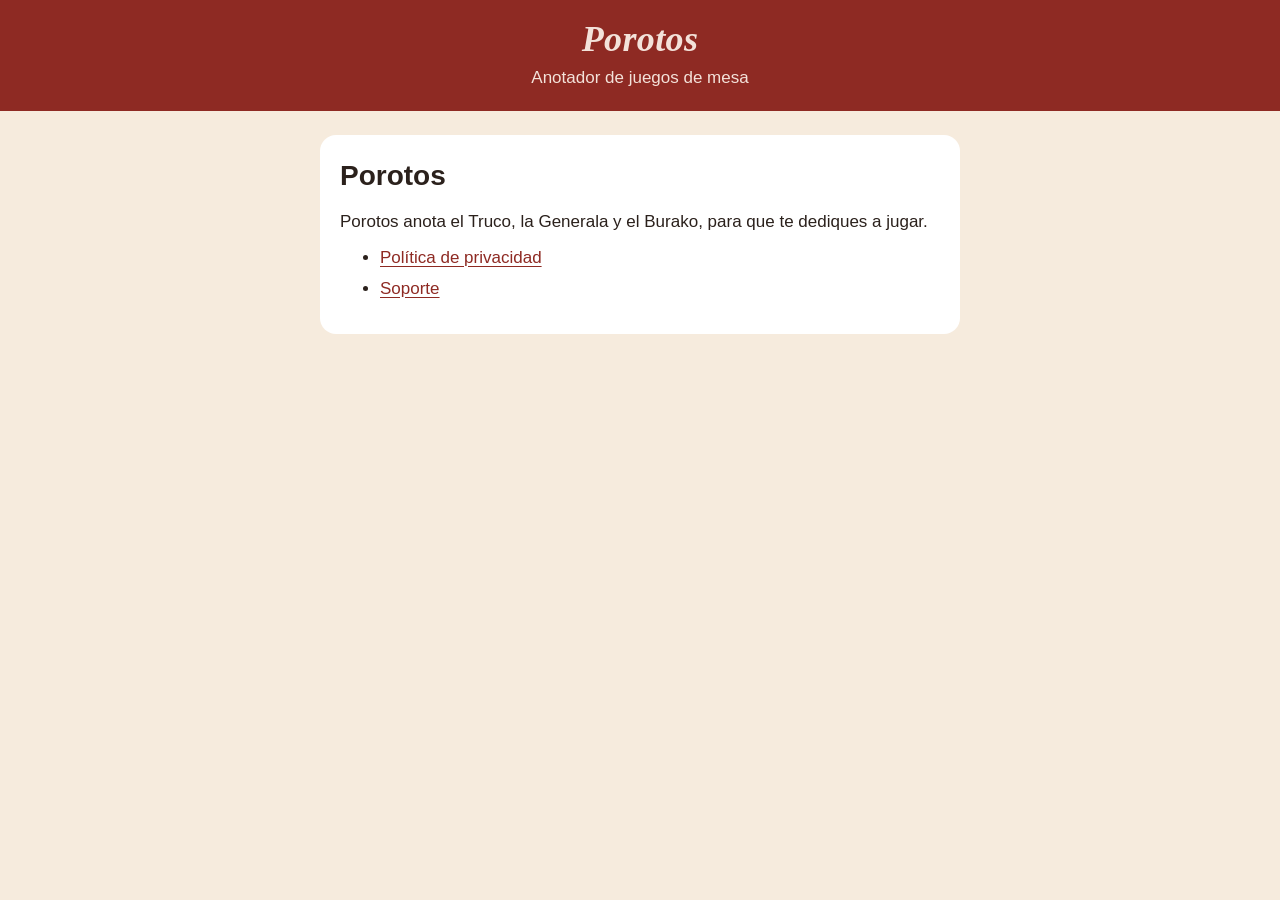
<file: site/index.html>
<!doctype html>
<html lang="es-AR">
<head>
  <meta charset="utf-8">
  <meta name="viewport" content="width=device-width, initial-scale=1">
  <meta name="color-scheme" content="light dark">
  <title>Porotos</title>
  <meta name="description" content="Porotos, el anotador de juegos de mesa: Truco, Generala y Burako.">
  <link rel="stylesheet" href="style.css">
</head>
<body>
  <header>
    <p class="wordmark">Porotos</p>
    <p>Anotador de juegos de mesa</p>
  </header>
  <main>
    <h1>Porotos</h1>
    <p>Porotos anota el Truco, la Generala y el Burako, para que te dediques a jugar.</p>
    <ul>
      <li><a href="privacidad/">Política de privacidad</a></li>
      <li><a href="soporte/">Soporte</a></li>
    </ul>
  </main>
</body>
</html>
</file>
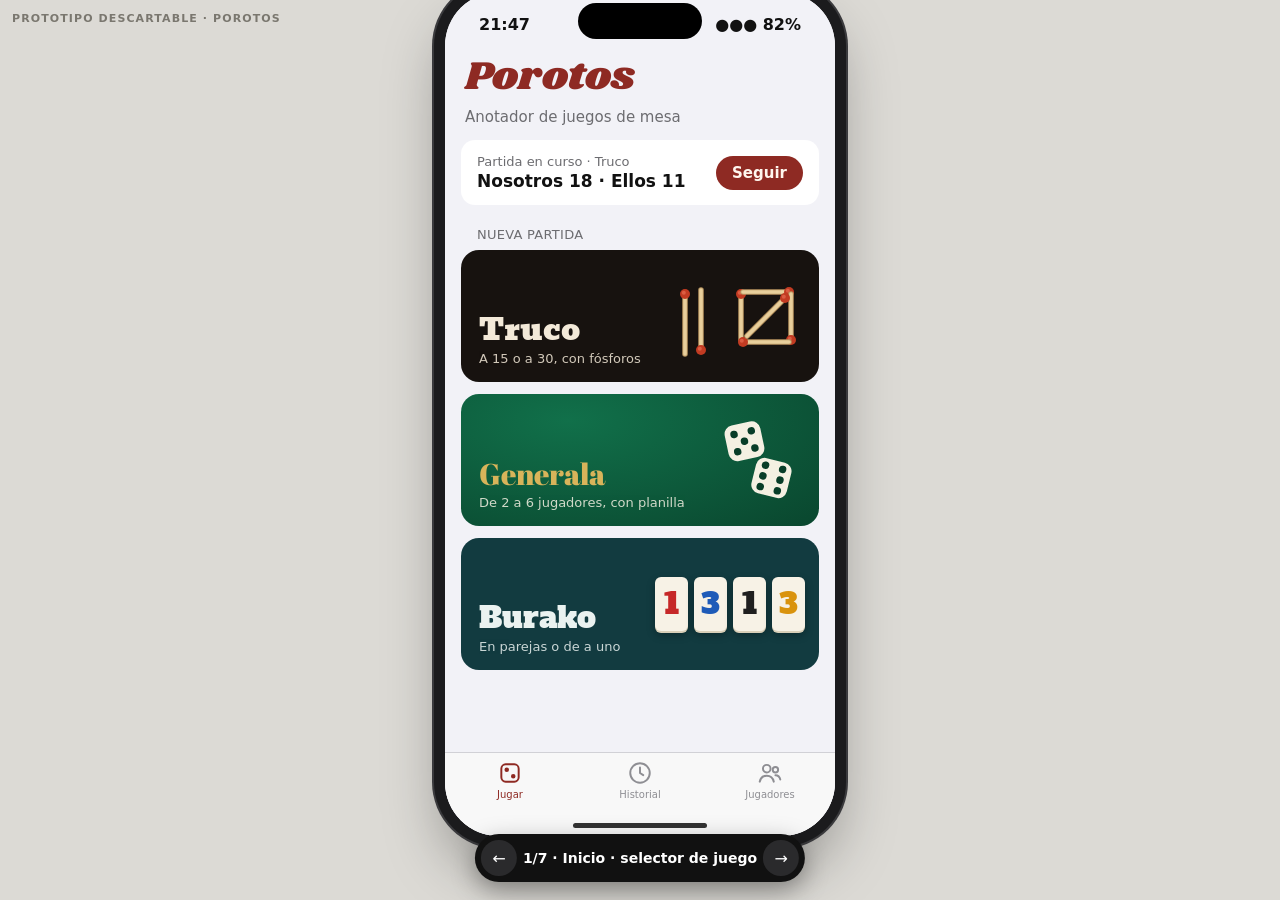
<file: prototypes/identidad-visual/index.html>
<!doctype html>
<!--
  PROTOTIPO DESCARTABLE: ticket "Identidad visual con impeccable" (scores-app #3).
  Pregunta: ¿cómo se ve Porotos? Shell común + un mundo visual propio por Juego.
  Pantallas switcheables con ?screen= (inicio, truco, generala, burako-a, burako-b, burako-c, icono)
  usando la barra flotante o las flechas ← →. Estado en memoria, sin persistencia.
  Es HTML que representa una app SwiftUI: los controles imitan los nativos de iOS.
-->
<html lang="es"><head><meta charset="utf-8"><meta name="viewport" content="width=device-width,initial-scale=1">
<title>Porotos · prototipo de identidad</title>
<link rel="preconnect" href="https://fonts.googleapis.com">
<link href="https://fonts.googleapis.com/css2?family=Shrikhand&family=Bevan&family=Abril+Fatface&family=Alfa+Slab+One&display=swap" rel="stylesheet">
<style>
:root{
  /* Shell / marca */
  --brand:#8E2A23;      /* poroto colorado */
  --brand-ink:#FFF6EE;
  --bg:#F2F2F7; --card:#FFFFFF; --label:#111; --sec:#6C6C70; --sep:#D1D1D6;
  /* Truco: fósforos de noche */
  --tr-ground:#17120F; --tr-ground2:#221A15; --tr-wood:#E8CF9C; --tr-wood-dk:#B99560; --tr-head:#C23B22; --tr-head-dk:#7A1E12; --tr-ink:#F3E9D8; --tr-dim:#A8998A; --tr-accent:#F2B33D;
  /* Generala: paño de casino */
  --ge-felt:#0D5A3B; --ge-felt-dk:#083D28; --ge-brass:#D8B45A; --ge-ink:#F4F0E2; --ge-dim:#A9C7B5; --ge-red:#E05A4F;
  /* Burako: fichas sobre mesa */
  --bu-ground:#123B40; --bu-ground2:#0C2C30; --bu-tile:#F7F2E6; --bu-tile-edge:#D9CFB8; --bu-red:#C62828; --bu-blue:#1E5BB8; --bu-black:#1F1F1F; --bu-yellow:#D9930D; --bu-ink:#EAF2F0; --bu-dim:#9DB9B6;
}
*{box-sizing:border-box;margin:0;padding:0}
html,body{height:100%}
body{background:#DCDAD5;font-family:-apple-system,"SF Pro Text",system-ui,sans-serif;display:flex;align-items:center;justify-content:center;min-height:100vh;padding:24px 0 96px}
.phone{width:390px;height:844px;border-radius:54px;overflow:hidden;position:relative;box-shadow:0 0 0 11px #1b1b1d,0 0 0 13px #3a3a3d,0 30px 60px rgba(0,0,0,.35);background:var(--bg)}
.screen{position:absolute;inset:0;display:flex;flex-direction:column}
.status{height:50px;flex:none;display:flex;justify-content:space-between;align-items:flex-end;padding:0 34px 8px;font-weight:600;font-size:16px}
.island{position:absolute;top:11px;left:50%;width:124px;height:36px;margin-left:-62px;background:#000;border-radius:20px;z-index:5}
.nav{height:44px;flex:none;display:grid;grid-template-columns:1fr auto 1fr;align-items:center;padding:0 16px;font-size:17px}
.nav button{background:none;border:0;font:inherit;color:inherit;cursor:pointer;justify-self:start;padding:10px 0}
.nav button:last-child{justify-self:end}
.nav b{font-weight:600}
.home-ind{position:absolute;bottom:8px;left:50%;width:134px;height:5px;margin-left:-67px;border-radius:3px;background:currentColor;opacity:.85}
button{font-family:inherit}
.tnum{font-variant-numeric:tabular-nums}

/* ---------- Inicio ---------- */
.inicio{background:var(--bg);color:var(--label)}
.wordmark{font-family:Shrikhand,serif;font-size:40px;color:var(--brand);padding:6px 20px 2px;letter-spacing:.005em}
.sub{font-size:15px;color:var(--sec);padding:0 20px 14px}
.resume{margin:0 16px 22px;background:var(--card);border-radius:14px;padding:14px 16px;display:flex;align-items:center;gap:12px;cursor:pointer}
.resume .t{flex:1}.resume .t small{display:block;color:var(--sec);font-size:13px;margin-bottom:2px}
.resume .t b{font-size:17px;font-weight:600}
.pill{background:var(--brand);color:var(--brand-ink);border-radius:20px;padding:8px 16px;font-size:15px;font-weight:600;border:0;cursor:pointer}
.sect{font-size:13px;color:var(--sec);text-transform:uppercase;letter-spacing:.02em;padding:0 32px 8px}
.games{display:flex;flex-direction:column;gap:12px;padding:0 16px}
.game{height:132px;border-radius:18px;position:relative;overflow:hidden;cursor:pointer;display:flex;align-items:flex-end;padding:16px 18px;border:0;text-align:left}
.game h3{font-size:30px;line-height:1;font-weight:400}
.game p{font-size:13px;margin-top:6px;opacity:.85}
.game .art{position:absolute;right:14px;top:14px;bottom:14px;width:150px}
.g-truco{background:var(--tr-ground);color:var(--tr-ink)}.g-truco h3{font-family:Bevan,serif}
.g-generala{background:radial-gradient(120% 140% at 30% 20%,#11704A,var(--ge-felt-dk));color:var(--ge-ink)}.g-generala h3{font-family:"Abril Fatface",serif;color:var(--ge-brass)}
.g-burako{background:var(--bu-ground);color:var(--bu-ink)}.g-burako h3{font-family:"Alfa Slab One",serif}
.tabbar{position:absolute;left:0;right:0;bottom:0;height:84px;background:rgba(249,249,249,.94);border-top:.5px solid var(--sep);display:flex;justify-content:space-around;padding-top:7px}
.tab{display:flex;flex-direction:column;align-items:center;gap:3px;font-size:10px;color:#8E8E93;width:90px}
.tab.on{color:var(--brand)}
.tab svg{width:26px;height:26px}

/* ---------- Truco ---------- */
.truco{background:radial-gradient(130% 80% at 50% 30%,var(--tr-ground2),var(--tr-ground));color:var(--tr-ink)}
.truco .nav button{color:var(--tr-accent)}
.tr-board{flex:1;display:grid;grid-template-columns:1fr 1fr;position:relative;margin-top:6px}
.tr-board:before{content:"";position:absolute;top:8px;bottom:12px;left:50%;width:1px;background:rgba(243,233,216,.18)}
.tr-col{display:flex;flex-direction:column;align-items:center;cursor:pointer;padding-top:6px;-webkit-tap-highlight-color:transparent}
.tr-col h2{font-family:Bevan,serif;font-weight:400;font-size:24px;line-height:1.1}
.tr-score{font-family:Bevan,serif;line-height:1;margin:4px 0 6px;height:76px;display:flex;align-items:flex-end;transition:font-size .25s cubic-bezier(.2,.8,.2,1),color .25s}
.tr-col.lead .tr-score{font-size:72px;color:var(--tr-accent)}
.tr-col:not(.lead) .tr-score{font-size:52px;color:var(--tr-dim)}
.tr-half{font-size:12px;letter-spacing:.1em;text-transform:uppercase;color:var(--tr-dim);margin:2px 0 4px}
.tr-groups{display:flex;flex-direction:column;align-items:center;gap:2px;height:210px}
.tr-groups svg{width:66px;height:66px;overflow:visible}
.tr-split{width:78%;height:0;border-top:2px dashed rgba(243,233,216,.35);margin:2px 0 6px}
.tr-actions{flex:none;display:grid;grid-template-columns:1fr 1fr;gap:14px;padding:6px 16px 0}
.tr-btn{height:58px;border-radius:16px;border:0;display:flex;align-items:center;justify-content:center;gap:14px;cursor:pointer}
.tr-plus{background:var(--tr-ink);color:var(--tr-ground);font-family:Bevan,serif;font-size:24px;flex:1;height:58px;border-radius:16px;border:0;cursor:pointer}
.tr-minus{width:58px;height:58px;border-radius:16px;border:1.5px solid rgba(243,233,216,.3);background:none;color:var(--tr-ink);font-size:24px;cursor:pointer}
.tr-row{display:flex;gap:8px}
.tr-end{flex:none;height:96px;display:flex;align-items:flex-start;justify-content:center;padding-top:22px}
.tr-end button{background:none;border:0;color:#E8826F;font-size:15px;cursor:pointer}
.win{position:absolute;inset:0;display:none;flex-direction:column;align-items:center;justify-content:center;gap:10px;z-index:4;text-align:center}
.win.on{display:flex}
.truco .win{background:var(--tr-ink);color:var(--tr-ground)}
.win h2{font-family:Bevan,serif;font-size:44px;font-weight:400}
.win p{font-size:17px}
.win button{margin-top:18px}

/* ---------- Generala ---------- */
.generala{background:radial-gradient(140% 90% at 50% 25%,#127049,var(--ge-felt) 45%,var(--ge-felt-dk));color:var(--ge-ink)}
.generala .nav button{color:var(--ge-brass)}
.generala .nav b{font-family:"Abril Fatface",serif;font-weight:400;font-size:22px;color:var(--ge-brass)}
.ge-wrap{margin:8px 12px 0;border:1.5px solid rgba(216,180,90,.7);border-radius:14px;overflow:hidden;box-shadow:inset 0 0 0 4px rgba(8,61,40,.6),inset 0 0 0 5px rgba(216,180,90,.35)}
.ge{width:100%;border-collapse:collapse;table-layout:fixed}
.ge th,.ge td{height:46px;text-align:center;border-bottom:1px solid rgba(216,180,90,.18)}
.ge thead th{height:52px;font-weight:600;font-size:15px;color:var(--ge-ink);border-bottom:1.5px solid rgba(216,180,90,.6)}
.ge th.cat{width:110px;text-align:left;padding-left:12px;font-weight:500;font-size:15px;color:var(--ge-ink)}
.ge th.cat span{display:inline-flex;align-items:center;gap:8px}
.ge td{font-size:19px;font-weight:600;cursor:pointer;font-family:ui-rounded,"SF Pro Rounded",-apple-system,system-ui;font-variant-numeric:tabular-nums}
.ge td.empty{color:transparent}
.ge td.empty:after{content:"";display:inline-block;width:6px;height:6px;border-radius:50%;background:rgba(244,240,226,.18)}
.ge .turn{background:rgba(216,180,90,.13)}
.ge thead th.turn{color:var(--ge-brass)}
.ge thead th.turn small{display:block;font-size:10px;letter-spacing:.12em;text-transform:uppercase;color:var(--ge-brass);font-weight:700}
.ge td.tach{color:var(--ge-dim)}
.ge td.tach s{text-decoration-thickness:2px;text-decoration-color:var(--ge-red)}
.ge td .sv{font-size:9px;vertical-align:super;color:var(--ge-brass);margin-left:1px;font-weight:800;letter-spacing:.05em}
.ge tr.sum th,.ge tr.sum td{border-bottom:0;height:56px;font-family:"Abril Fatface",serif;font-size:22px;font-weight:400;color:var(--ge-brass)}
.ge tr.sum th{font-size:17px}
.ge tr.gap th,.ge tr.gap td{border-bottom:1.5px solid rgba(216,180,90,.5)}
.die{width:18px;height:18px}
.sheet-bg{position:absolute;inset:0;background:rgba(0,0,0,.35);display:none;z-index:6}
.sheet-bg.on{display:block}
.sheet{position:absolute;left:0;right:0;bottom:0;background:#F2F2F7;color:#111;border-radius:14px 14px 0 0;padding:8px 16px 40px}
.sheet .grab{width:36px;height:5px;border-radius:3px;background:#C7C7CC;margin:0 auto 12px}
.sheet h4{font-size:17px;font-weight:600;text-align:center;margin-bottom:4px}
.sheet .hint{font-size:13px;color:var(--sec);text-align:center;margin-bottom:14px}
.opts{display:grid;grid-template-columns:repeat(3,1fr);gap:8px}
.opts button{height:52px;border-radius:12px;border:0;background:#fff;font-size:19px;font-weight:600;cursor:pointer;font-family:ui-rounded,-apple-system,system-ui}
.opts button.serv{background:var(--ge-felt);color:var(--ge-brass)}
.opts button.tach{background:#fff;color:#D70015;grid-column:span 3;font-size:17px}

/* ---------- Burako ---------- */
.burako{background:linear-gradient(var(--bu-ground),var(--bu-ground2));color:var(--bu-ink)}
.burako .nav button{color:#F2C14E}
.burako .nav b{font-family:"Alfa Slab One",serif;font-weight:400;font-size:20px}
.tiles{display:inline-flex;gap:4px}
.tile{display:inline-flex;align-items:center;justify-content:center;background:var(--bu-tile);border-radius:6px;box-shadow:0 2px 0 var(--bu-tile-edge),0 4px 8px rgba(0,0,0,.3);font-family:"Alfa Slab One",serif;line-height:1}
.tile.lg{width:40px;height:54px;font-size:30px}
.tile.md{width:28px;height:38px;font-size:20px;border-radius:5px}
.tile.sm{width:20px;height:27px;font-size:14px;border-radius:4px}
.c0{color:var(--bu-red)}.c1{color:var(--bu-blue)}.c2{color:var(--bu-black)}.c3{color:var(--bu-yellow)}
.bu-teams{display:grid;grid-template-columns:1fr 1fr;gap:10px;padding:10px 16px 0}
.bu-team{display:flex;flex-direction:column;align-items:center;gap:8px}
.bu-team h2{font-size:15px;font-weight:600;letter-spacing:.02em}
.bu-goal{font-size:13px;color:var(--bu-dim);text-align:center;margin-top:10px}
.bu-table{margin:16px 16px 0;border-radius:14px;background:rgba(0,0,0,.18);overflow:hidden}
.bu-table .r{display:grid;grid-template-columns:72px 1fr 1fr;align-items:center;height:44px;border-bottom:1px solid rgba(234,242,240,.08);font-size:17px}
.bu-table .r:last-child{border:0}
.bu-table .r span:first-child{padding-left:14px;color:var(--bu-dim);font-size:15px;text-align:left}
.bu-table .r span{text-align:center;font-variant-numeric:tabular-nums;font-weight:600}
.bu-table .r .neg{color:#FF8A80}
.bu-table .hd{height:36px;font-size:12px;text-transform:uppercase;letter-spacing:.08em}
.bu-table .hd span{color:var(--bu-dim);font-weight:500}
.bu-cta{position:absolute;left:16px;right:16px;bottom:42px;height:56px;border-radius:16px;border:0;background:#F2C14E;color:#1d1a10;font-size:17px;font-weight:700;cursor:pointer}
/* B: calculadora */
.bu-mini{display:flex;justify-content:space-between;align-items:center;margin:8px 16px 0;padding:10px 14px;background:rgba(0,0,0,.2);border-radius:14px}
.bu-mini div{display:flex;flex-direction:column;gap:4px;align-items:flex-start}
.bu-mini div:last-child{align-items:flex-end}
.bu-mini small{font-size:12px;color:var(--bu-dim)}
.seg{display:flex;margin:14px 16px 0;background:rgba(118,118,128,.24);border-radius:9px;padding:2px}
.seg button{flex:1;height:32px;border:0;border-radius:7px;background:none;color:var(--bu-ink);font-size:14px;font-weight:600;cursor:pointer}
.seg button.on{background:#F7F2E6;color:#1d1a10;box-shadow:0 2px 6px rgba(0,0,0,.2)}
.form{margin:14px 16px 0;background:rgba(0,0,0,.18);border-radius:14px}
.f{display:flex;align-items:center;justify-content:space-between;min-height:52px;padding:0 14px;border-bottom:1px solid rgba(234,242,240,.08);font-size:16px}
.f:last-child{border:0}
.f small{display:block;font-size:12px;color:var(--bu-dim)}
.step{display:flex;align-items:center;gap:10px}
.step button{width:44px;height:32px;border:0;background:rgba(118,118,128,.3);color:var(--bu-ink);font-size:20px;cursor:pointer}
.step button:first-child{border-radius:8px 0 0 8px}.step button:last-child{border-radius:0 8px 8px 0}
.step .v{min-width:22px;text-align:center;font-weight:700;font-variant-numeric:tabular-nums}
.stepw{display:flex}
.sw{width:51px;height:31px;border-radius:16px;background:rgba(120,120,128,.4);position:relative;cursor:pointer;border:0}
.sw:after{content:"";position:absolute;top:2px;left:2px;width:27px;height:27px;border-radius:50%;background:#fff;transition:left .2s}
.sw.on{background:#34C759}.sw.on:after{left:22px}
.num{width:84px;height:34px;border-radius:8px;border:0;background:rgba(118,118,128,.3);color:var(--bu-ink);text-align:right;padding:0 10px;font-size:16px;font-weight:600;font-variant-numeric:tabular-nums}
.bu-sum{display:flex;justify-content:space-between;align-items:center;margin:14px 16px 0;font-size:15px;color:var(--bu-dim)}
/* C: carrera */
.race{margin:18px 16px 0;display:flex;flex-direction:column;gap:22px}
.lane h2{font-size:15px;font-weight:600;margin-bottom:8px;display:flex;justify-content:space-between;align-items:flex-end}
.lane h2 small{font-size:13px;color:var(--bu-dim);font-weight:500}
.rack{height:88px;align-items:flex-start !important;border-radius:12px;background:linear-gradient(#0A2326,#103236);position:relative;box-shadow:inset 0 -6px 0 rgba(0,0,0,.25);padding:10px 12px;display:flex;align-items:center}
.track{position:absolute;left:12px;right:12px;bottom:8px;height:6px;border-radius:3px;background:rgba(234,242,240,.12)}
.track i{position:absolute;left:0;top:0;bottom:0;border-radius:3px}
.manos{margin:24px 16px 0}
.manos h3{font-size:13px;color:var(--bu-dim);text-transform:uppercase;letter-spacing:.06em;font-weight:500;margin-bottom:10px}
.chips{display:flex;flex-wrap:wrap;gap:8px}
.chip{background:rgba(0,0,0,.22);border-radius:10px;padding:8px 10px;font-size:13px;line-height:1.35;min-width:92px}
.chip b{display:block;font-size:12px;color:var(--bu-dim);font-weight:500}
/* ---------- Ícono ---------- */
.icono{background:var(--bg);color:var(--label)}
.icons{display:flex;flex-direction:column;gap:22px;padding:6px 24px}
.ic{display:flex;gap:18px;align-items:center}
.ic svg{width:112px;height:112px;border-radius:25px;flex:none;box-shadow:0 6px 16px rgba(0,0,0,.18)}
.ic h3{font-size:17px;font-weight:600;margin-bottom:4px}
.ic p{font-size:14px;color:var(--sec);line-height:1.35}

/* ---------- Barra del prototipo (no es parte del diseño) ---------- */
.proto-bar{position:fixed;bottom:18px;left:50%;transform:translateX(-50%);background:#111;color:#fff;border-radius:999px;display:flex;align-items:center;gap:6px;padding:6px;box-shadow:0 8px 24px rgba(0,0,0,.35);font:600 14px -apple-system,system-ui;z-index:99}
.proto-bar button{background:#2a2a2c;color:#fff;border:0;border-radius:999px;width:36px;height:36px;font-size:16px;cursor:pointer}
.proto-bar span{min-width:230px;text-align:center}
.proto-tag{position:fixed;top:12px;left:12px;font:700 11px -apple-system,system-ui;letter-spacing:.1em;color:#7a776f;text-transform:uppercase}
</style></head>
<body>
<div class="proto-tag">Prototipo descartable · Porotos</div>
<div class="phone" id="phone"></div>
<div class="proto-bar"><button id="prev" aria-label="Anterior">←</button><span id="label"></span><button id="next" aria-label="Siguiente">→</button></div>

<script>
const SCREENS=[
  ['inicio','Inicio · selector de juego'],
  ['truco','Truco · fósforos'],
  ['generala','Generala · paño de casino'],
  ['burako-a','Burako A · planilla de manos'],
  ['burako-b','Burako B · calculadora de mano'],
  ['burako-c','Burako C · carrera a 3000'],
  ['icono','Ícono de la app'],
];
const $=s=>document.querySelector(s);
const phone=$('#phone');
let cur=new URLSearchParams(location.search).get('screen')||'inicio';
if(!SCREENS.find(s=>s[0]===cur))cur='inicio';

const statusBar=(c='')=>`<div class="island"></div><div class="status" style="color:${c}"><span>21:47</span><span>●●● 82%</span></div>`;
const nav=(title,left='‹ Inicio',right='Deshacer',onR='')=>`<nav class="nav"><button data-go="inicio">${left}</button><b>${title}</b><button ${onR}>${right}</button></nav>`;

/* ---- Fósforos ---- */
function match(x1,y1,x2,y2,headAtEnd){
  const hx=headAtEnd?x2:x1, hy=headAtEnd?y2:y1;
  return `<line x1="${x1}" y1="${y1}" x2="${x2}" y2="${y2}" stroke="var(--tr-wood-dk)" stroke-width="5.5" stroke-linecap="round"/>
  <line x1="${x1}" y1="${y1}" x2="${x2}" y2="${y2}" stroke="var(--tr-wood)" stroke-width="3.6" stroke-linecap="round"/>
  <ellipse cx="${hx}" cy="${hy}" rx="5" ry="5" fill="var(--tr-head)"/><circle cx="${hx-1.2}" cy="${hy-1.2}" r="2" fill="#E2664B" opacity=".8"/>`;
}
function group(n){ // n = 1..5 palitos
  const s=[ [8,10,8,56,false], [10,8,56,8,true], [58,10,58,56,true], [10,58,56,58,false], [14,52,52,14,true] ];
  return `<svg viewBox="0 0 66 66">${s.slice(0,n).map(a=>match(...a)).join('')}</svg>`;
}
function sticks(t,from,to){ // tantos entre from y to (malas 0..15, buenas 15..30)
  const v=Math.max(0,Math.min(t,to)-from); let out='';
  for(let i=0;i<v;i+=5) out+=group(Math.min(5,v-i));
  return out;
}
const tr={a:18,b:11,hist:[],goal:30};
function truco(){
  const lead=tr.a===tr.b?null:(tr.a>tr.b?'a':'b');
  const col=(k,name)=>`<div class="tr-col ${lead===k?'lead':''}" data-add="${k}">
    <h2>${name}</h2><div class="tr-score tnum">${tr[k]}</div>
    <div class="tr-half">Malas</div><div class="tr-groups">${sticks(tr[k],0,15)}</div>
    <div class="tr-split"></div>
    <div class="tr-half">Buenas</div><div class="tr-groups">${sticks(tr[k],15,30)}</div></div>`;
  const w=tr.a>=30?'Nosotros':tr.b>=30?'Ellos':null;
  return `<div class="screen truco">${statusBar('var(--tr-ink)')}${nav('Truco a 30','‹ Inicio','Deshacer','data-undo')}
  <div class="tr-board">${col('a','Nosotros')}${col('b','Ellos')}</div>
  <div class="tr-actions">
    <div class="tr-row"><button class="tr-minus" data-sub="a" aria-label="Restar a Nosotros">−</button><button class="tr-plus" data-add="a">+1</button></div>
    <div class="tr-row"><button class="tr-plus" data-add="b">+1</button><button class="tr-minus" data-sub="b" aria-label="Restar a Ellos">−</button></div>
  </div>
  <div class="tr-end"><button data-reset>Terminar partida</button></div>
  <div class="win ${w?'on':''}"><h2>¡Ganaron ${w||''}!</h2><p class="tnum">${tr.a} a ${tr.b}</p><button class="pill" data-reset style="background:var(--tr-ground);color:var(--tr-ink)">Revancha</button></div>
  <div class="home-ind" style="color:var(--tr-ink)"></div></div>`;
}

/* ---- Generala ---- */
const dieDots={1:[[9,9]],2:[[5,5],[13,13]],3:[[5,5],[9,9],[13,13]],4:[[5,5],[13,5],[5,13],[13,13]],5:[[5,5],[13,5],[9,9],[5,13],[13,13]],6:[[5,4],[13,4],[5,9],[13,9],[5,14],[13,14]]};
const die=n=>`<svg class="die" viewBox="0 0 18 18"><rect x=".75" y=".75" width="16.5" height="16.5" rx="4" fill="var(--ge-ink)"/>${dieDots[n].map(([x,y])=>`<circle cx="${x}" cy="${y}" r="1.7" fill="var(--ge-felt-dk)"/>`).join('')}</svg>`;
const CATS=[['1','1',[1,2,3,4,5]],['2','2',[2,4,6,8,10]],['3','3',[3,6,9,12,15]],['4','4',[4,8,12,16,20]],['5','5',[5,10,15,20,25]],['6','6',[6,12,18,24,30]],
  ['esc','Escalera',[20],25],['full','Full',[30],35],['poker','Póker',[40],45],['gen','Generala',[50],'gana'],['doble','Doble G.',[100]]];
const PL=['Facu','Caro','Martín','Lu'];
const ge={turn:1,v:{
  '1':[3,2,null,'x'],'2':[6,8,4,6],'3':[9,12,6,null],'4':[12,null,16,8],'5':[null,15,10,20],'6':[24,18,null,12],
  esc:[{v:25,s:1},20,'x',null],full:[30,null,35,30],poker:['x',40,null,null],gen:[null,null,50,null],doble:[null,null,null,null]}};
function cellVal(c){return c==null||c==='x'?0:(typeof c==='object'?c.v:c)}
function generala(){
  const tot=PL.map((_,i)=>CATS.reduce((s,c)=>s+cellVal(ge.v[c[0]][i]),0));
  const row=(c,cls='')=>`<tr class="${cls}"><th class="cat"><span>${/^\d$/.test(c[0])?die(+c[0]):''}${/^\d$/.test(c[0])?'':c[1]}</span></th>${PL.map((_,i)=>{
    const v=ge.v[c[0]][i]; const t=i===ge.turn?' turn':'';
    if(v==null) return `<td class="empty${t}" data-cell="${c[0]}:${i}">·</td>`;
    if(v==='x') return `<td class="tach${t}" data-cell="${c[0]}:${i}"><s>0</s></td>`;
    if(typeof v==='object') return `<td class="${t}" data-cell="${c[0]}:${i}">${v.v}<span class="sv">S</span></td>`;
    return `<td class="${t}" data-cell="${c[0]}:${i}">${v}</td>`;}).join('')}</tr>`;
  return `<div class="screen generala">${statusBar('var(--ge-ink)')}${nav('Generala','‹ Inicio','Deshacer')}
  <div class="ge-wrap"><table class="ge"><thead><tr><th class="cat"></th>${PL.map((p,i)=>`<th class="${i===ge.turn?'turn':''}">${i===ge.turn?'<small>Tira</small>':''}${p}</th>`).join('')}</tr></thead><tbody>
  ${CATS.map((c,i)=>row(c,i===5?'gap':'')).join('')}
  <tr class="sum"><th class="cat">Total</th>${tot.map((t,i)=>`<td class="tnum ${i===ge.turn?'turn':''}">${t}</td>`).join('')}</tr>
  </tbody></table></div>
  <div class="sheet-bg" id="sheet"></div>
  <div class="home-ind" style="color:var(--ge-ink)"></div></div>`;
}
function openSheet(key,i){
  const c=CATS.find(c=>c[0]===key);
  const opts=c[2].map(v=>`<button data-set="${key}:${i}:${v}">${v}</button>`).join('')+
    (c[3]?`<button class="serv" data-set="${key}:${i}:${c[3]==='gana'?'gana':'s'+c[3]}">${c[3]==='gana'?'Servida: gana':c[3]+' servido'}</button>`:'')+
    `<button class="tach" data-set="${key}:${i}:x">Tachar</button>`;
  const el=$('#sheet'); el.classList.add('on');
  el.innerHTML=`<div class="sheet" onclick="event.stopPropagation()"><div class="grab"></div><h4>${c[1].length<2?'Al '+c[1]:c[1]} · ${PL[i]}</h4><p class="hint">Valores provisorios: las reglas se cierran en su propio ticket.</p><div class="opts">${opts}</div></div>`;
}

/* ---- Burako ---- */
const bu={a:2340,b:1885,goal:3000,manos:[[620,410],[-150,535],[880,300],[990,640]]};
const tileNum=(n,size='lg')=>`<span class="tiles">${String(n).split('').map((d,i)=>d==='-'?`<span class="tile ${size} c0">−</span>`:`<span class="tile ${size} c${i%4}">${d}</span>`).join('')}</span>`;
function buHeader(){
  return `<div class="bu-teams"><div class="bu-team"><h2>Nosotros</h2>${tileNum(bu.a,'lg')}</div><div class="bu-team"><h2>Ellos</h2>${tileNum(bu.b,'lg')}</div></div>`;
}
function burakoA(){
  return `<div class="screen burako">${statusBar('var(--bu-ink)')}${nav('Burako')}
  ${buHeader()}<p class="bu-goal">Se juega a ${bu.goal.toLocaleString('es-AR')} · faltan ${(bu.goal-bu.a).toLocaleString('es-AR')} para Nosotros</p>
  <div class="bu-table"><div class="r hd"><span>Mano</span><span>Nosotros</span><span>Ellos</span></div>
  ${bu.manos.map((m,i)=>`<div class="r"><span>${i+1}</span>${m.map(v=>`<span class="${v<0?'neg':''}">${v<0?'−'+Math.abs(v):v}</span>`).join('')}</div>`).join('')}
  </div>
  <button class="bu-cta" data-go="burako-b">Anotar mano 5</button>
  <div class="home-ind" style="color:var(--bu-ink)"></div></div>`;
}
const calc={team:0,limpias:[1,0],sucias:[2,1],mesa:[385,240],mano:[20,95],cerro:[true,false],muerto:[true,true]};
function calcTotal(t){return calc.limpias[t]*200+calc.sucias[t]*100+(+calc.mesa[t]||0)-(+calc.mano[t]||0)+(calc.cerro[t]?100:0)-(calc.muerto[t]?0:100)}
function burakoB(){
  const t=calc.team;
  const st=(k,lbl,sub)=>`<div class="f"><div>${lbl}<small>${sub}</small></div><div class="step"><span class="v">${calc[k][t]}</span><span class="stepw"><button data-step="${k}:-1">−</button><button data-step="${k}:1">+</button></span></div></div>`;
  const sw=(k,lbl,sub)=>`<div class="f"><div>${lbl}<small>${sub}</small></div><button class="sw ${calc[k][t]?'on':''}" data-sw="${k}" aria-label="${lbl}"></button></div>`;
  const nm=(k,lbl,sub)=>`<div class="f"><div>${lbl}<small>${sub}</small></div><input class="num" inputmode="numeric" value="${calc[k][t]}" data-num="${k}"></div>`;
  const tot=calcTotal(t);
  return `<div class="screen burako">${statusBar('var(--bu-ink)')}${nav('Mano 5','‹ Partida','Guardar')}
  <div class="bu-mini"><div><small>Nosotros</small>${tileNum(bu.a,'sm')}</div><div><small>Ellos</small>${tileNum(bu.b,'sm')}</div></div>
  <div class="seg"><button class="${t===0?'on':''}" data-team="0">Nosotros</button><button class="${t===1?'on':''}" data-team="1">Ellos</button></div>
  <div class="form">
    ${st('limpias','Canastas limpias','200 cada una')}
    ${st('sucias','Canastas sucias','100 cada una')}
    ${nm('mesa','Fichas en la mesa','suma de lo bajado')}
    ${nm('mano','Fichas en la mano','se restan')}
    ${sw('cerro','Cerró','+100')}
    ${sw('muerto','Tomó el muerto','si no, −100')}
  </div>
  <div class="bu-sum"><span>Esta mano</span>${tileNum(tot,'md')}</div>
  <div class="bu-sum" style="margin-top:6px"><span>Quedaría en</span><b style="color:var(--bu-ink);font-size:17px" class="tnum">${((t?bu.b:bu.a)+tot).toLocaleString('es-AR')}</b></div>
  <div class="home-ind" style="color:var(--bu-ink)"></div></div>`;
}
function burakoC(){
  const lane=(name,v,col,k)=>`<div class="lane"><h2>${name}<small>faltan ${(bu.goal-v).toLocaleString('es-AR')}</small></h2>
    <div class="rack">${tileNum(v,'lg')}<div class="track"><i style="width:${v/bu.goal*100}%;background:${col}"></i></div></div></div>`;
  return `<div class="screen burako">${statusBar('var(--bu-ink)')}${nav('Burako a 3.000')}
  <div class="race">${lane('Nosotros',bu.a,'#F2C14E')}${lane('Ellos',bu.b,'#7FB2F0')}</div>
  <div class="manos"><h3>Manos</h3><div class="chips">${bu.manos.map((m,i)=>`<div class="chip tnum"><b>Mano ${i+1}</b>${m[0]<0?'−'+Math.abs(m[0]):'+'+m[0]} · ${m[1]<0?'−'+Math.abs(m[1]):'+'+m[1]}</div>`).join('')}</div></div>
  <button class="bu-cta" data-go="burako-b">Anotar mano 5</button>
  <div class="home-ind" style="color:var(--bu-ink)"></div></div>`;
}

/* ---- Inicio ---- */
const icon=(d)=>`<svg viewBox="0 0 24 24" fill="none" stroke="currentColor" stroke-width="1.8" stroke-linecap="round" stroke-linejoin="round">${d}</svg>`;
const bean=(fill,x=0,y=0,s=1,r=0)=>`<path transform="translate(${x} ${y}) rotate(${r}) scale(${s})" d="M-30,-2 C-30,-16 -16,-20 0,-20 C16,-20 30,-16 30,-2 C30,12 20,18 10,16 C5,15 3,13 0,13 C-3,13 -5,15 -10,16 C-20,18 -30,12 -30,-2 Z" fill="${fill}"/>`;
function inicio(){
  return `<div class="screen inicio">${statusBar('#111')}
  <div class="wordmark">Porotos</div><div class="sub">Anotador de juegos de mesa</div>
  <div class="resume" data-go="truco"><div class="t"><small>Partida en curso · Truco</small><b>Nosotros ${tr.a} · Ellos ${tr.b}</b></div><button class="pill" data-go="truco">Seguir</button></div>
  <div class="sect">Nueva partida</div>
  <div class="games">
    <button class="game g-truco" data-go="truco"><div><h3>Truco</h3><p>A 15 o a 30, con fósforos</p></div>
      <svg class="art" viewBox="0 0 150 104">${group(5).replace('<svg viewBox="0 0 66 66">','<g transform="translate(78 20)">').replace('</svg>','</g>')}${match(30,30,30,90,false)}${match(46,26,46,86,true)}</svg></button>
    <button class="game g-generala" data-go="generala"><div><h3>Generala</h3><p>De 2 a 6 jugadores, con planilla</p></div>
      <svg class="art" viewBox="0 0 150 104"><g transform="translate(66 18) rotate(-12) scale(2.2)">${die(5).replace('class="die"','width="18" height="18"')}</g><g transform="translate(102 46) rotate(14) scale(2.2)">${die(6).replace('class="die"','width="18" height="18"')}</g></svg></button>
    <button class="game g-burako" data-go="burako-a"><div><h3>Burako</h3><p>En parejas o de a uno</p></div>
      <div class="art" style="display:flex;align-items:center;justify-content:flex-end;gap:6px">${['1','3','1','3'].map((d,i)=>`<span class="tile lg c${i}">${d}</span>`).join('')}</div></button>
  </div>
  <div class="tabbar">
    <div class="tab on">${icon('<rect x="4" y="4" width="16" height="16" rx="4"/><circle cx="9" cy="9" r="1.2" fill="currentColor"/><circle cx="15" cy="15" r="1.2" fill="currentColor"/>')}Jugar</div>
    <div class="tab">${icon('<circle cx="12" cy="12" r="9"/><path d="M12 7v5l3 2"/>')}Historial</div>
    <div class="tab">${icon('<circle cx="9" cy="8" r="3.5"/><path d="M2.5 20c.8-3.5 3.4-5.5 6.5-5.5s5.7 2 6.5 5.5"/><circle cx="17" cy="9" r="2.5"/><path d="M17 14c2.3 0 4 1.5 4.5 4"/>')}Jugadores</div>
  </div>
  <div class="home-ind" style="color:#111"></div></div>`;
}
function icono(){
  const ic1=`<svg viewBox="0 0 112 112"><rect width="112" height="112" fill="var(--brand)"/>${bean('#F6EBDD',56,58,1.35,-14)}<path d="M36 46 C46 38 66 38 76 44" stroke="#8E2A23" stroke-opacity=".18" stroke-width="5" fill="none" stroke-linecap="round"/></svg>`;
  const ic2=`<svg viewBox="0 0 112 112"><rect width="112" height="112" fill="#F6EBDD"/>${bean('var(--brand)',34,40,.62,-30)}${bean('#2B211C',72,38,.62,20)}${bean('var(--brand)',40,76,.62,10)}${bean('#C9A15A',76,76,.62,-40)}</svg>`;
  const ic3=`<svg viewBox="0 0 112 112"><rect width="112" height="112" fill="#17120F"/>${bean('var(--tr-head)',56,40,.7,-10)}${bean('#0D5A3B',36,74,.7,25)}${bean('#123B40',76,76,.7,-30)}</svg>`;
  const row=(svg,h,p)=>`<div class="ic">${svg}<div><h3>${h}</h3><p>${p}</p></div></div>`;
  return `<div class="screen icono">${statusBar('#111')}${nav('Ícono','‹ Inicio','')}
  <div class="icons">
  ${row(ic1,'Un poroto','Un poroto alubia grande sobre el colorado de la marca. Simple y legible a 29 pt.')}
  ${row(ic2,'Puñado de porotos','Varios porotos sueltos, como los que se usan para contar en la mesa.')}
  ${row(ic3,'Tres juegos','Un poroto por Juego, con el color de cada mundo: fósforo, paño y mesa de Burako.')}
  </div><div class="home-ind" style="color:#111"></div></div>`;
}

const R={inicio,truco,generala,'burako-a':burakoA,'burako-b':burakoB,'burako-c':burakoC,icono};
function render(){
  phone.innerHTML=R[cur]();
  const i=SCREENS.findIndex(s=>s[0]===cur);
  $('#label').textContent=`${i+1}/${SCREENS.length} · ${SCREENS[i][1]}`;
}
function go(id){cur=id;history.replaceState(null,'','?screen='+id);render()}
function cycle(d){const i=SCREENS.findIndex(s=>s[0]===cur);go(SCREENS[(i+d+SCREENS.length)%SCREENS.length][0])}
$('#prev').onclick=()=>cycle(-1);$('#next').onclick=()=>cycle(1);
addEventListener('keydown',e=>{if(e.target.matches('input,textarea,[contenteditable]'))return;if(e.key==='ArrowLeft')cycle(-1);if(e.key==='ArrowRight')cycle(1)});
phone.addEventListener('click',e=>{
  const t=e.target.closest('[data-go],[data-add],[data-sub],[data-undo],[data-reset],[data-cell],[data-set],[data-team],[data-step],[data-sw],#sheet');
  if(!t)return;
  const d=t.dataset;
  if(d.go){e.stopPropagation();return go(d.go)}
  if(d.add){if(tr.a<30&&tr.b<30){tr.hist.push([tr.a,tr.b]);tr[d.add]++}return render()}
  if(d.sub){e.stopPropagation();if(tr[d.sub]>0){tr.hist.push([tr.a,tr.b]);tr[d.sub]--}return render()}
  if('undo' in d){const h=tr.hist.pop();if(h){tr.a=h[0];tr.b=h[1]}return render()}
  if('reset' in d){tr.a=0;tr.b=0;tr.hist=[];return render()}
  if(d.cell){const[k,i]=d.cell.split(':');return openSheet(k,+i)}
  if(d.set){const[k,i,v]=d.set.split(':');ge.v[k][+i]=v==='x'?'x':v==='gana'?{v:50,s:1}:v[0]==='s'?{v:+v.slice(1),s:1}:+v;ge.turn=(+i+1)%PL.length;return render()}
  if(t.id==='sheet'){t.classList.remove('on');return}
  if(d.team){calc.team=+d.team;return render()}
  if(d.step){const[k,s]=d.step.split(':');calc[k][calc.team]=Math.max(0,calc[k][calc.team]+ +s);return render()}
  if(d.sw){calc[d.sw][calc.team]=!calc[d.sw][calc.team];return render()}
});
phone.addEventListener('change',e=>{if(e.target.dataset.num){calc[e.target.dataset.num][calc.team]=+e.target.value||0;render()}});
render();
</script>
</body></html>
</file>
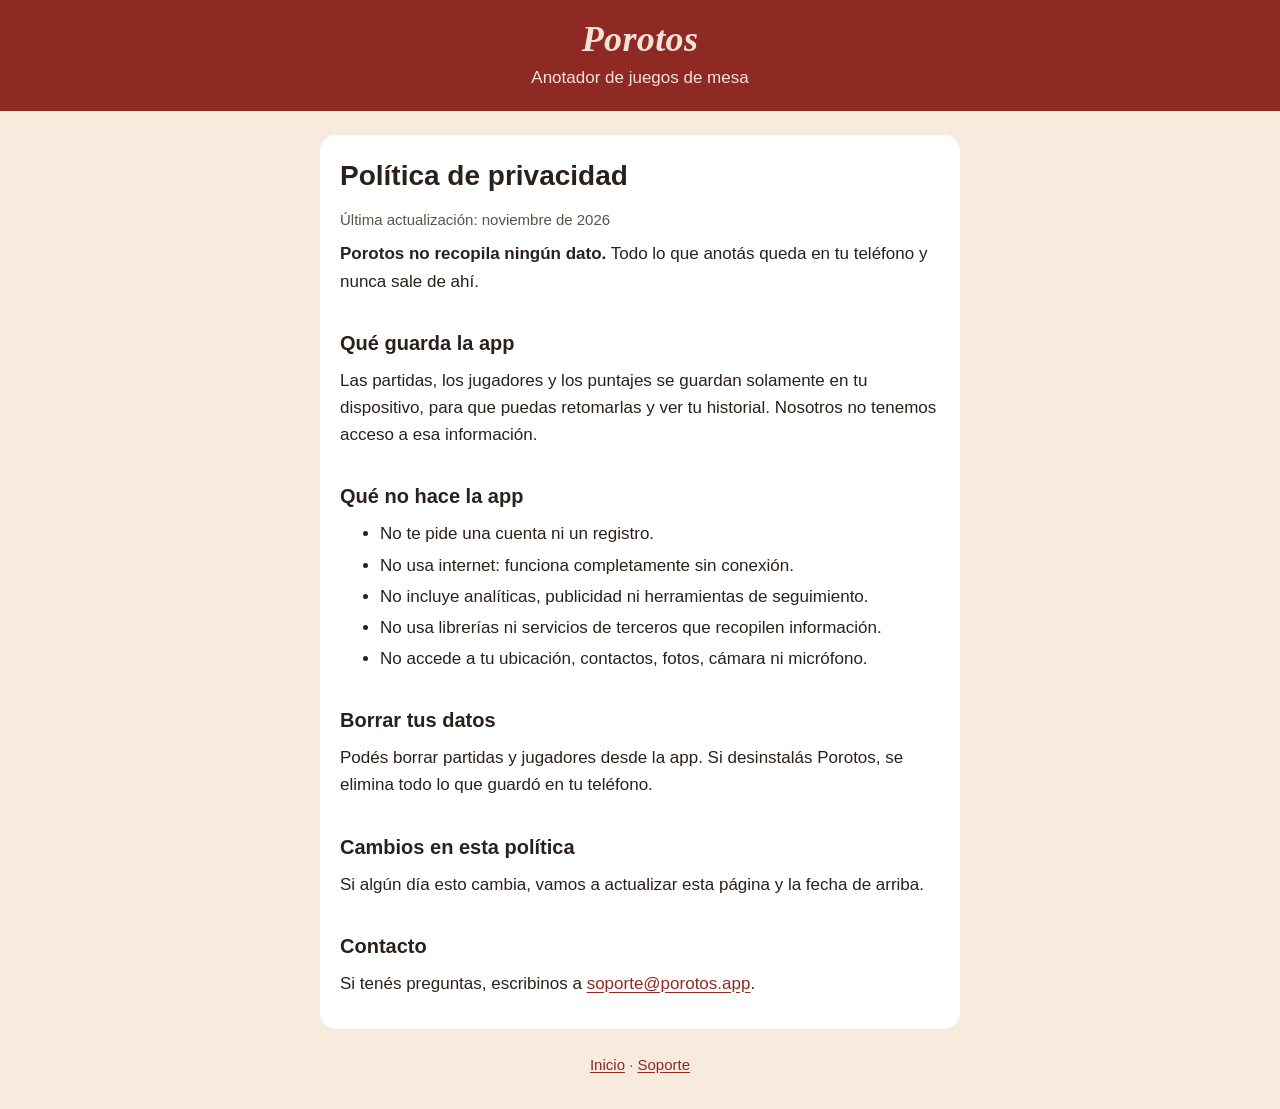
<file: site/privacidad/index.html>
<!doctype html>
<html lang="es-AR">
<head>
  <meta charset="utf-8">
  <meta name="viewport" content="width=device-width, initial-scale=1">
  <meta name="color-scheme" content="light dark">
  <title>Política de privacidad · Porotos</title>
  <meta name="description" content="Porotos no recopila ningún dato: todo queda en tu teléfono.">
  <link rel="stylesheet" href="../style.css">
</head>
<body>
  <header>
    <p class="wordmark">Porotos</p>
    <p>Anotador de juegos de mesa</p>
  </header>
  <main>
    <h1>Política de privacidad</h1>
    <p class="muted">Última actualización: noviembre de 2026</p>

    <p><strong>Porotos no recopila ningún dato.</strong> Todo lo que anotás queda en tu teléfono y nunca sale de ahí.</p>

    <h2>Qué guarda la app</h2>
    <p>Las partidas, los jugadores y los puntajes se guardan solamente en tu dispositivo, para que puedas retomarlas y ver tu historial. Nosotros no tenemos acceso a esa información.</p>

    <h2>Qué no hace la app</h2>
    <ul>
      <li>No te pide una cuenta ni un registro.</li>
      <li>No usa internet: funciona completamente sin conexión.</li>
      <li>No incluye analíticas, publicidad ni herramientas de seguimiento.</li>
      <li>No usa librerías ni servicios de terceros que recopilen información.</li>
      <li>No accede a tu ubicación, contactos, fotos, cámara ni micrófono.</li>
    </ul>

    <h2>Borrar tus datos</h2>
    <p>Podés borrar partidas y jugadores desde la app. Si desinstalás Porotos, se elimina todo lo que guardó en tu teléfono.</p>

    <h2>Cambios en esta política</h2>
    <p>Si algún día esto cambia, vamos a actualizar esta página y la fecha de arriba.</p>

    <h2>Contacto</h2>
    <p>Si tenés preguntas, escribinos a <a href="mailto:soporte@porotos.app">soporte@porotos.app</a>.</p>
  </main>
  <footer><a href="../">Inicio</a> · <a href="../soporte/">Soporte</a></footer>
</body>
</html>
</file>
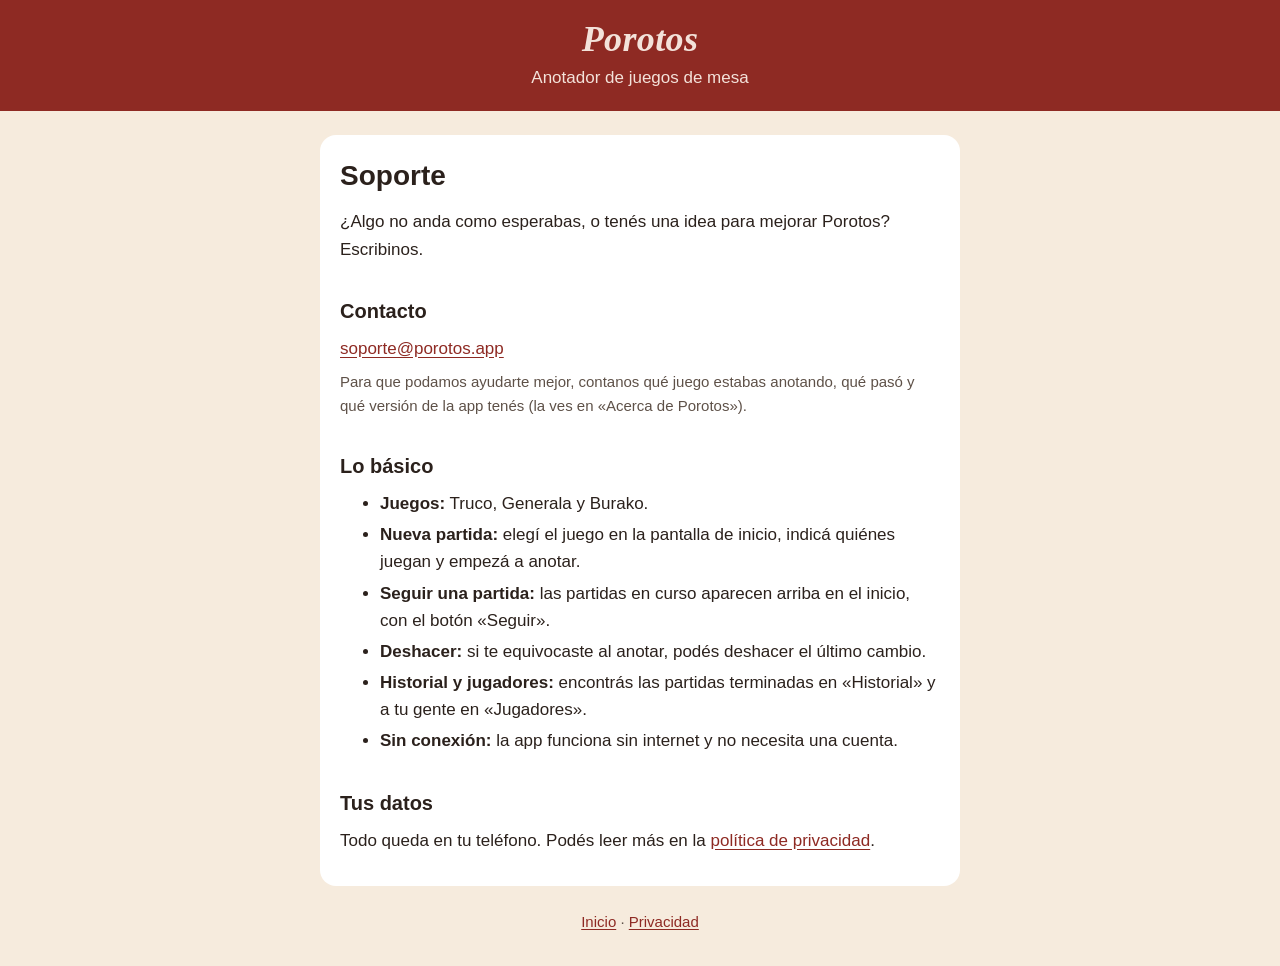
<file: site/soporte/index.html>
<!doctype html>
<html lang="es-AR">
<head>
  <meta charset="utf-8">
  <meta name="viewport" content="width=device-width, initial-scale=1">
  <meta name="color-scheme" content="light dark">
  <title>Soporte · Porotos</title>
  <meta name="description" content="Ayuda y contacto de Porotos, el anotador de juegos de mesa.">
  <link rel="stylesheet" href="../style.css">
</head>
<body>
  <header>
    <p class="wordmark">Porotos</p>
    <p>Anotador de juegos de mesa</p>
  </header>
  <main>
    <h1>Soporte</h1>
    <p>¿Algo no anda como esperabas, o tenés una idea para mejorar Porotos? Escribinos.</p>

    <h2>Contacto</h2>
    <p><a href="mailto:soporte@porotos.app">soporte@porotos.app</a></p>
    <p class="muted">Para que podamos ayudarte mejor, contanos qué juego estabas anotando, qué pasó y qué versión de la app tenés (la ves en «Acerca de Porotos»).</p>

    <h2>Lo básico</h2>
    <ul>
      <li><strong>Juegos:</strong> Truco, Generala y Burako.</li>
      <li><strong>Nueva partida:</strong> elegí el juego en la pantalla de inicio, indicá quiénes juegan y empezá a anotar.</li>
      <li><strong>Seguir una partida:</strong> las partidas en curso aparecen arriba en el inicio, con el botón «Seguir».</li>
      <li><strong>Deshacer:</strong> si te equivocaste al anotar, podés deshacer el último cambio.</li>
      <li><strong>Historial y jugadores:</strong> encontrás las partidas terminadas en «Historial» y a tu gente en «Jugadores».</li>
      <li><strong>Sin conexión:</strong> la app funciona sin internet y no necesita una cuenta.</li>
    </ul>

    <h2>Tus datos</h2>
    <p>Todo queda en tu teléfono. Podés leer más en la <a href="../privacidad/">política de privacidad</a>.</p>
  </main>
  <footer><a href="../">Inicio</a> · <a href="../privacidad/">Privacidad</a></footer>
</body>
</html>
</file>
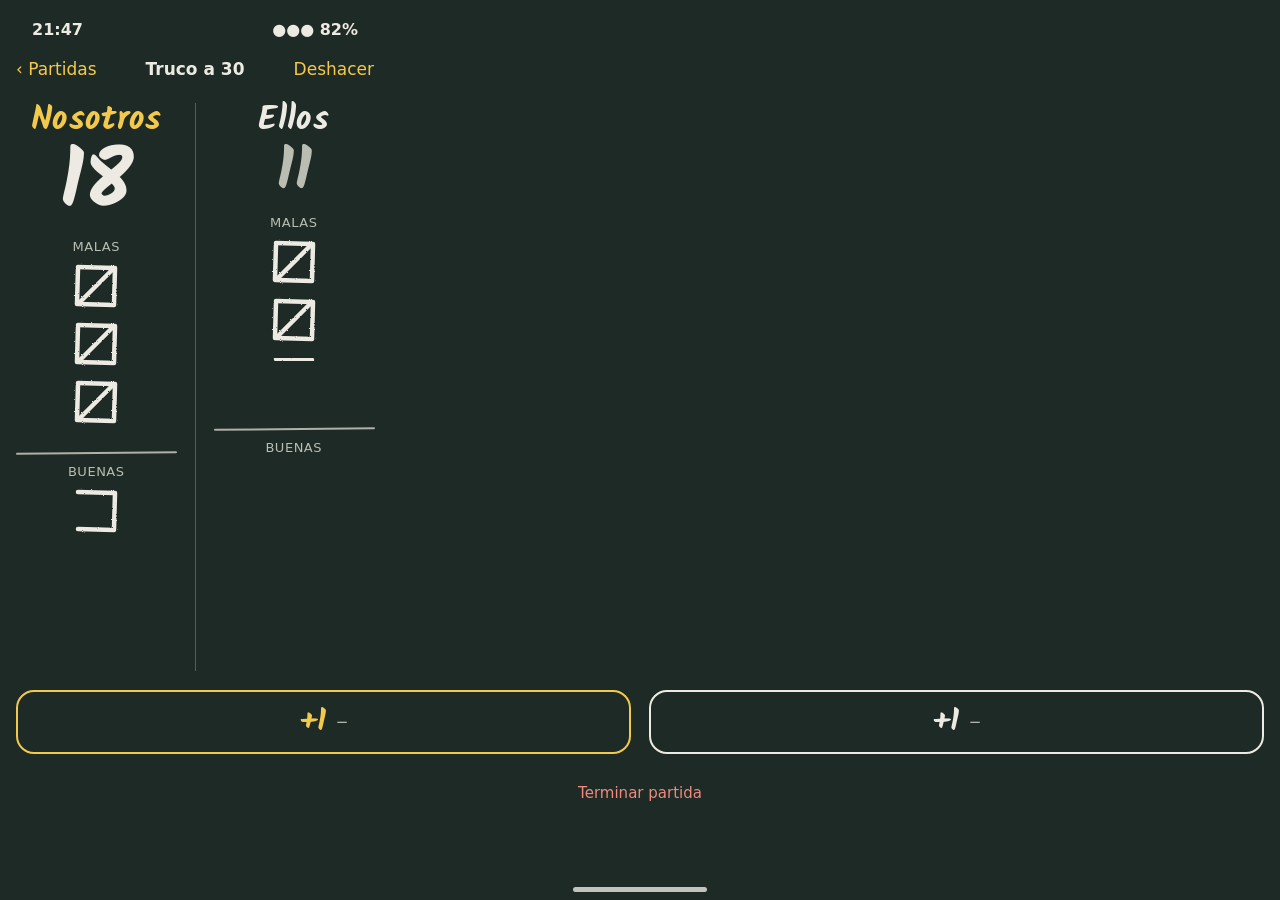
<file: .impeccable/mocks/decision/assigned.html>
<!doctype html>
<html lang="es"><head><meta charset="utf-8"><meta name="viewport" content="width=390">
<title>Porotos · Pizarra</title>
<link href="https://fonts.googleapis.com/css2?family=Kalam:wght@700&display=swap" rel="stylesheet">
<style>
:root{--board:#1E2A25;--board2:#25332D;--chalk:#ECEAE2;--chalk2:#B9BDB2;--yellow:#F2C94C;--salmon:#F08A7E;--sky:#8EC5E6}
*{box-sizing:border-box;margin:0;padding:0}
html,body{width:390px;height:844px;overflow:hidden;background:var(--board);color:var(--chalk);font-family:-apple-system,"SF Pro Text",system-ui,sans-serif}
.status{height:47px;display:flex;justify-content:space-between;align-items:flex-end;padding:0 32px 8px;font-weight:600;font-size:16px}
.nav{height:44px;display:grid;grid-template-columns:1fr auto 1fr;align-items:center;padding:0 16px}
.nav a{color:var(--yellow);font-size:17px;text-decoration:none}
.nav a:last-child{justify-self:end}
.nav b{font-size:17px;font-weight:600}
.board{margin:12px 16px 0;display:grid;grid-template-columns:1fr 1px 1fr;gap:0 18px;height:560px}
.rule-v{background:var(--chalk2);opacity:.35}
.team{display:flex;flex-direction:column;align-items:center}
.team h2{font-family:Kalam,cursive;font-weight:700;font-size:34px;line-height:1;letter-spacing:.01em}
.team.lead h2{color:var(--yellow)}
.score{font-family:Kalam,cursive;font-weight:700;line-height:1;margin:6px 0 2px}
.lead .score{font-size:84px}
.trail .score{font-size:60px;color:var(--chalk2)}
.half{font-size:13px;color:var(--chalk2);letter-spacing:.04em;text-transform:uppercase;margin:10px 0 6px}
.sticks{display:flex;flex-direction:column;gap:6px;align-items:center;min-height:186px}
.sticks svg{width:52px;height:52px}
.split{width:100%;height:2px;background:var(--chalk);opacity:.7;border-radius:2px;margin:6px 0 0;transform:rotate(-.6deg)}
.actions{position:absolute;left:16px;right:16px;top:690px;display:grid;grid-template-columns:1fr 1fr;gap:18px}
.plus{height:64px;border:2.5px solid var(--chalk);border-radius:18px;display:flex;align-items:center;justify-content:center;gap:10px;font-family:Kalam,cursive;font-size:30px;font-weight:700;color:var(--chalk)}
.lead-btn{border-color:var(--yellow);color:var(--yellow)}
.minus{font-family:-apple-system,system-ui;font-size:15px;color:var(--chalk2);font-weight:500}
.end{position:absolute;left:0;right:0;top:784px;text-align:center;color:var(--salmon);font-size:15px}
.home{position:absolute;bottom:8px;left:50%;width:134px;height:5px;margin-left:-67px;background:var(--chalk);border-radius:3px;opacity:.8}
svg line{stroke:var(--chalk);stroke-width:4.5;stroke-linecap:round}
.lead svg line{stroke:var(--chalk)}
.trail svg line{stroke:var(--chalk2)}
</style></head><body>
<svg width="0" height="0" style="position:absolute"><defs>
<filter id="chalk"><feTurbulence type="fractalNoise" baseFrequency=".9" numOctaves="2" result="n"/><feDisplacementMap in="SourceGraphic" in2="n" scale="2.2"/></filter>
<symbol id="g5" viewBox="0 0 52 52"><g filter="url(#chalk)"><line x1="8" y1="7" x2="44" y2="8"/><line x1="45" y1="8" x2="44" y2="44"/><line x1="44" y1="45" x2="8" y2="44"/><line x1="7" y1="44" x2="8" y2="8"/><line x1="10" y1="42" x2="42" y2="10"/></g></symbol>
<symbol id="g3" viewBox="0 0 52 52"><g filter="url(#chalk)"><line x1="8" y1="7" x2="44" y2="8"/><line x1="45" y1="8" x2="44" y2="44"/><line x1="44" y1="45" x2="8" y2="44"/></g></symbol>
<symbol id="g1" viewBox="0 0 52 52"><g filter="url(#chalk)"><line x1="8" y1="7" x2="44" y2="8"/></g></symbol>
</defs></svg>
<div class="status"><span>21:47</span><span>●●● 82%</span></div>
<nav class="nav"><a href="#">‹ Partidas</a><b>Truco a 30</b><a href="#">Deshacer</a></nav>
<section class="board">
  <div class="team lead">
    <h2>Nosotros</h2>
    <div class="score">18</div>
    <div class="half">Malas</div>
    <div class="sticks"><svg><use href="#g5"/></svg><svg><use href="#g5"/></svg><svg><use href="#g5"/></svg></div>
    <div class="split"></div>
    <div class="half">Buenas</div>
    <div class="sticks"><svg><use href="#g3"/></svg></div>
  </div>
  <div class="rule-v"></div>
  <div class="team trail">
    <h2>Ellos</h2>
    <div class="score">11</div>
    <div class="half">Malas</div>
    <div class="sticks"><svg><use href="#g5"/></svg><svg><use href="#g5"/></svg><svg><use href="#g1"/></svg></div>
    <div class="split"></div>
    <div class="half">Buenas</div>
    <div class="sticks"></div>
  </div>
</section>
<div class="actions">
  <div class="plus lead-btn">+1 <span class="minus">−</span></div>
  <div class="plus">+1 <span class="minus">−</span></div>
</div>
<div class="end">Terminar partida</div>
<div class="home"></div>
</body></html>
</file>
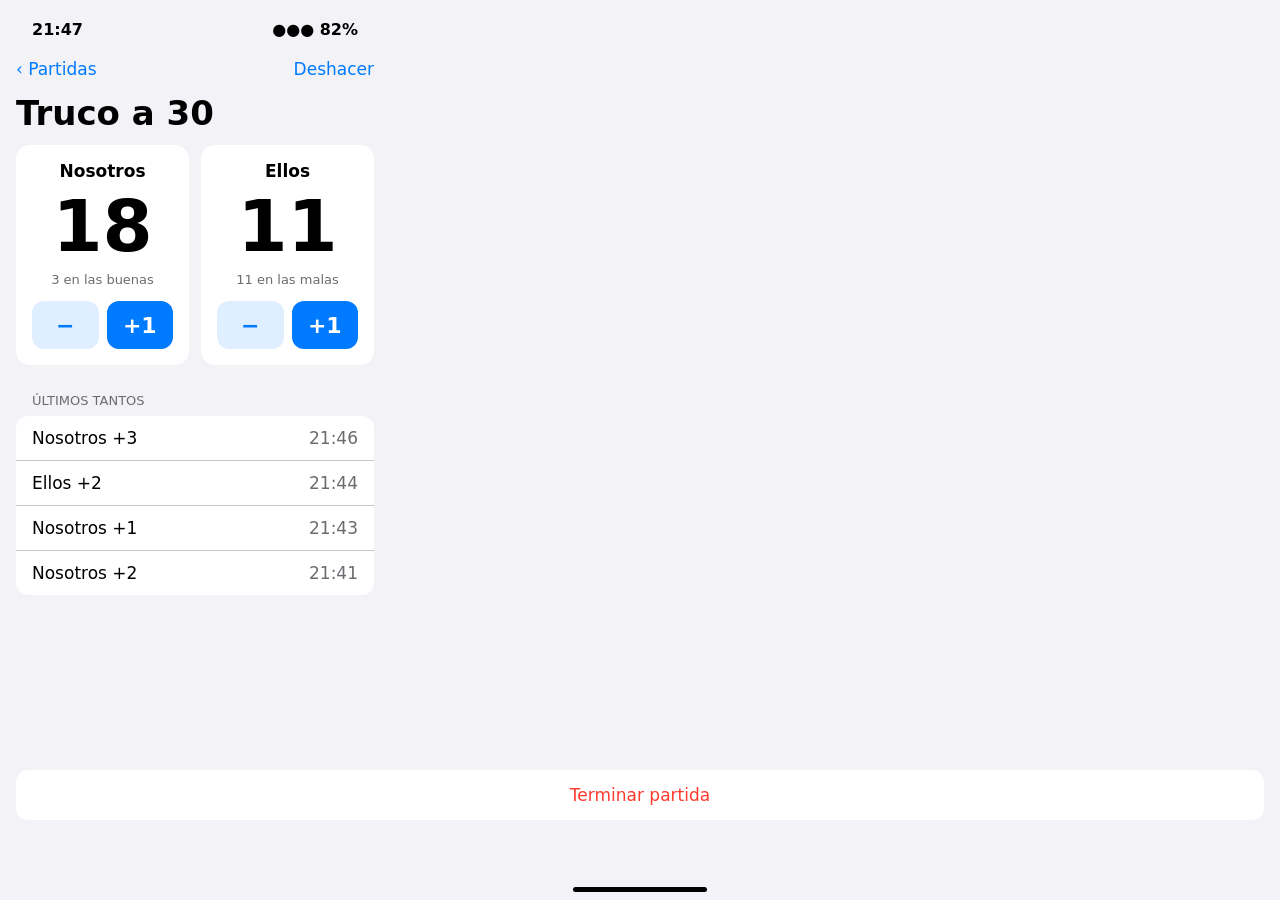
<file: .impeccable/mocks/decision/canon.html>
<!doctype html>
<html lang="es"><head><meta charset="utf-8"><meta name="viewport" content="width=390">
<title>Porotos · Estándar</title>
<style>
:root{--bg:#F2F2F7;--card:#fff;--label:#000;--sec:#6C6C70;--tint:#007AFF;--sep:#C6C6C8}
*{box-sizing:border-box;margin:0;padding:0}
html,body{width:390px;height:844px;overflow:hidden;background:var(--bg);color:var(--label);font-family:-apple-system,"SF Pro Text",system-ui,sans-serif}
.status{height:47px;display:flex;justify-content:space-between;align-items:flex-end;padding:0 32px 8px;font-weight:600;font-size:16px}
.nav{height:44px;display:flex;justify-content:space-between;align-items:center;padding:0 16px}
.nav a{color:var(--tint);font-size:17px;text-decoration:none}
h1{font-size:34px;font-weight:700;padding:2px 16px 12px}
.teams{display:grid;grid-template-columns:1fr 1fr;gap:12px;padding:0 16px}
.t{background:var(--card);border-radius:14px;padding:16px;text-align:center}
.t .n{font-size:17px;font-weight:600}
.t .s{font-family:ui-rounded,"SF Pro Rounded",-apple-system,system-ui;font-size:72px;font-weight:700;line-height:1.1;margin:6px 0}
.t .h{font-size:13px;color:var(--sec)}
.row{display:flex;gap:8px;margin-top:14px}
.b{flex:1;height:48px;border-radius:12px;background:rgba(0,122,255,.12);color:var(--tint);display:flex;align-items:center;justify-content:center;font-size:22px;font-weight:600}
.b.p{background:var(--tint);color:#fff}
.sec{font-size:13px;color:var(--sec);text-transform:uppercase;padding:28px 32px 8px}
.list{margin:0 16px;background:var(--card);border-radius:12px}
.li{display:flex;justify-content:space-between;padding:12px 16px;font-size:17px;border-bottom:.5px solid var(--sep)}
.li:last-child{border:0}.li span{color:var(--sec)}
.end{position:absolute;top:770px;left:16px;right:16px;height:50px;border-radius:12px;background:var(--card);color:#FF3B30;display:flex;align-items:center;justify-content:center;font-size:17px}
.home{position:absolute;bottom:8px;left:50%;width:134px;height:5px;margin-left:-67px;background:#000;border-radius:3px}
</style></head><body>
<div class="status"><span>21:47</span><span>●●● 82%</span></div>
<nav class="nav"><a href="#">‹ Partidas</a><a href="#">Deshacer</a></nav>
<h1>Truco a 30</h1>
<section class="teams">
  <div class="t"><div class="n">Nosotros</div><div class="s">18</div><div class="h">3 en las buenas</div><div class="row"><div class="b">−</div><div class="b p">+1</div></div></div>
  <div class="t"><div class="n">Ellos</div><div class="s">11</div><div class="h">11 en las malas</div><div class="row"><div class="b">−</div><div class="b p">+1</div></div></div>
</section>
<div class="sec">Últimos tantos</div>
<div class="list">
  <div class="li">Nosotros +3 <span>21:46</span></div>
  <div class="li">Ellos +2 <span>21:44</span></div>
  <div class="li">Nosotros +1 <span>21:43</span></div>
  <div class="li">Nosotros +2 <span>21:41</span></div>
</div>
<div class="end">Terminar partida</div>
<div class="home"></div>
</body></html>
</file>
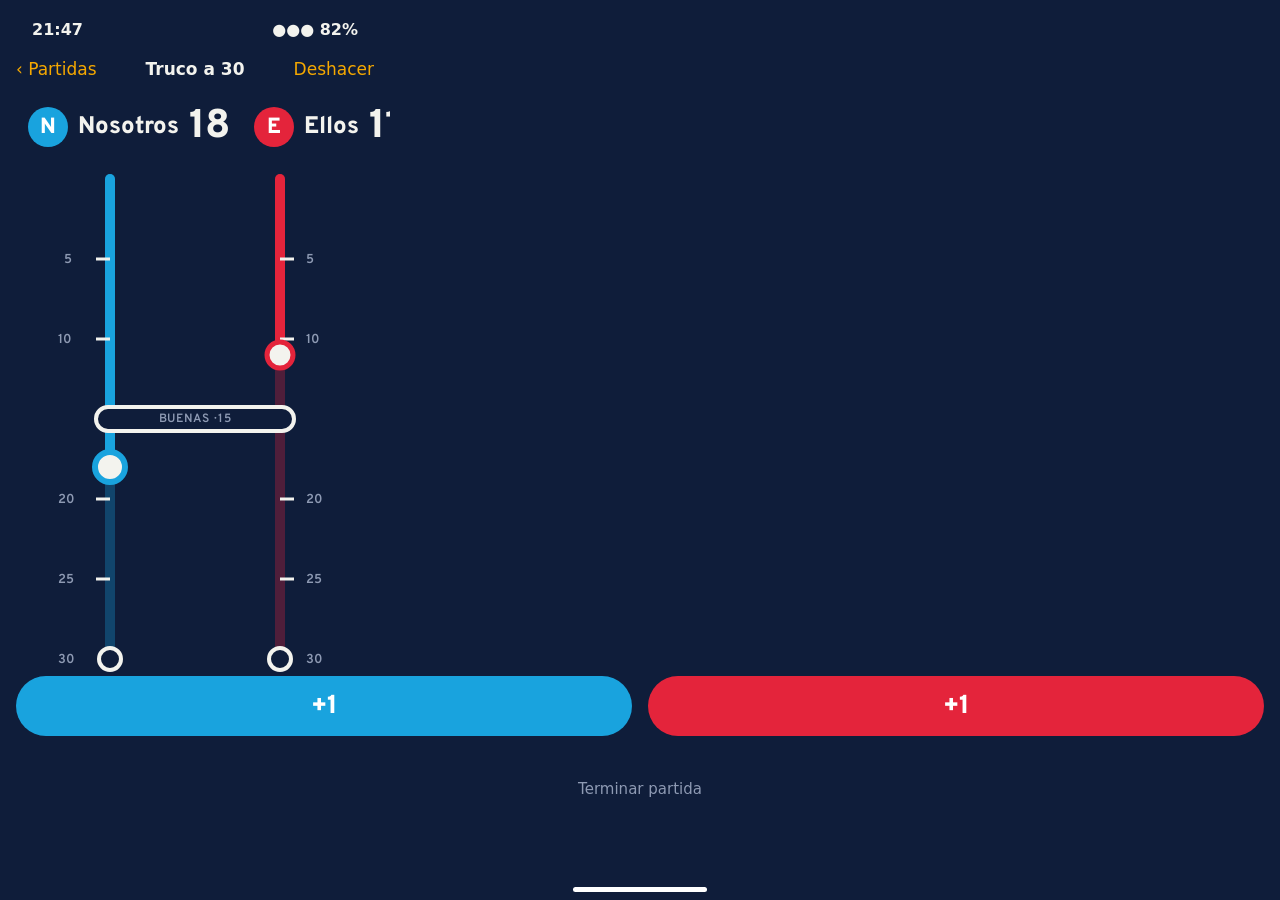
<file: .impeccable/mocks/decision/challenger-transit.html>
<!doctype html>
<html lang="es"><head><meta charset="utf-8"><meta name="viewport" content="width=390">
<title>Porotos · Subte</title>
<link href="https://fonts.googleapis.com/css2?family=Overpass:wght@600;800&display=swap" rel="stylesheet">
<style>
:root{--ground:#0F1D3A;--porcelain:#F3F3EE;--dim:#8E9AB3;--a:#19A3DE;--b:#E4243B;--amber:#F5A800}
*{box-sizing:border-box;margin:0;padding:0}
html,body{width:390px;height:844px;overflow:hidden;background:var(--ground);color:var(--porcelain);font-family:Overpass,-apple-system,system-ui,sans-serif}
.status{height:47px;display:flex;justify-content:space-between;align-items:flex-end;padding:0 32px 8px;font-weight:600;font-size:16px;font-family:-apple-system,system-ui}
.nav{height:44px;display:grid;grid-template-columns:1fr auto 1fr;align-items:center;padding:0 16px;font-family:-apple-system,system-ui}
.nav a{color:var(--amber);font-size:17px;text-decoration:none}.nav a:last-child{justify-self:end}
.nav b{font-size:17px;font-weight:600}
.heads{display:grid;grid-template-columns:1fr 1fr;padding:16px 28px 0}
.head{display:flex;align-items:center;gap:10px}
.logo{width:40px;height:40px;border-radius:50%;display:flex;align-items:center;justify-content:center;font-weight:800;font-size:22px;color:#fff}
.head .n{font-weight:800;font-size:24px;line-height:1}
.head .s{font-weight:800;font-size:40px;line-height:1}
.map{position:relative;height:520px;margin-top:12px}
.map svg{position:absolute;inset:0}
.lab{position:absolute;left:0;right:0;text-align:center;font-size:12px;color:var(--dim);letter-spacing:.06em;text-transform:uppercase;font-weight:600}
.actions{position:absolute;top:676px;left:16px;right:16px;display:grid;grid-template-columns:1fr 1fr;gap:16px}
.btn{height:60px;border-radius:30px;display:flex;align-items:center;justify-content:center;font-weight:800;font-size:26px;color:#fff}
.end{position:absolute;top:780px;left:0;right:0;text-align:center;color:var(--dim);font-size:15px;font-family:-apple-system,system-ui}
.home{position:absolute;bottom:8px;left:50%;width:134px;height:5px;margin-left:-67px;background:#fff;border-radius:3px}
</style></head><body>
<div class="status"><span>21:47</span><span>●●● 82%</span></div>
<nav class="nav"><a href="#">‹ Partidas</a><b>Truco a 30</b><a href="#">Deshacer</a></nav>
<div class="heads">
  <div class="head"><div class="logo" style="background:var(--a)">N</div><div><div class="n">Nosotros</div></div><div class="s" style="margin-left:auto">18</div></div>
  <div class="head" style="margin-left:24px"><div class="logo" style="background:var(--b)">E</div><div class="n">Ellos</div><div class="s" style="margin-left:auto">11</div></div>
</div>
<div class="map">
<svg viewBox="0 0 390 520" width="390" height="520">
  <!-- line A (Nosotros): 0 at top, 30 at bottom; 1 tanto = 16px from y=20 -->
  <line x1="110" y1="20" x2="110" y2="500" stroke="#19A3DE" stroke-width="10" stroke-opacity=".3" stroke-linecap="round"/>
  <line x1="110" y1="20" x2="110" y2="308" stroke="#19A3DE" stroke-width="10" stroke-linecap="round"/>
  <line x1="280" y1="20" x2="280" y2="500" stroke="#E4243B" stroke-width="10" stroke-opacity=".3" stroke-linecap="round"/>
  <line x1="280" y1="20" x2="280" y2="196" stroke="#E4243B" stroke-width="10" stroke-linecap="round"/>
  <!-- station ticks every 5 -->
  <g stroke="#F3F3EE" stroke-width="3">
    <line x1="96" y1="100" x2="110" y2="100"/><line x1="96" y1="180" x2="110" y2="180"/><line x1="96" y1="340" x2="110" y2="340"/><line x1="96" y1="420" x2="110" y2="420"/>
    <line x1="280" y1="100" x2="294" y2="100"/><line x1="280" y1="180" x2="294" y2="180"/><line x1="280" y1="340" x2="294" y2="340"/><line x1="280" y1="420" x2="294" y2="420"/>
  </g>
  <!-- interchange at 15: buenas -->
  <rect x="96" y="248" width="198" height="24" rx="12" fill="#0F1D3A" stroke="#F3F3EE" stroke-width="4"/>
  <!-- terminal 30 -->
  <circle cx="110" cy="500" r="11" fill="#0F1D3A" stroke="#F3F3EE" stroke-width="4"/>
  <circle cx="280" cy="500" r="11" fill="#0F1D3A" stroke="#F3F3EE" stroke-width="4"/>
  <!-- current positions -->
  <circle cx="110" cy="308" r="15" fill="#F3F3EE" stroke="#19A3DE" stroke-width="6"/>
  <circle cx="280" cy="196" r="13" fill="#F3F3EE" stroke="#E4243B" stroke-width="5"/>
  <g fill="#8E9AB3" font-family="Overpass" font-weight="600" font-size="13">
    <text x="64" y="104">5</text><text x="58" y="184">10</text><text x="58" y="344">20</text><text x="58" y="424">25</text><text x="58" y="504">30</text>
    <text x="306" y="104">5</text><text x="306" y="184">10</text><text x="306" y="344">20</text><text x="306" y="424">25</text><text x="306" y="504">30</text>
  </g>
</svg>
<div class="lab" style="top:252px">Buenas · 15</div>
</div>
<div class="actions"><div class="btn" style="background:var(--a)">+1</div><div class="btn" style="background:var(--b)">+1</div></div>
<div class="end">Terminar partida</div>
<div class="home"></div>
</body></html>
</file>
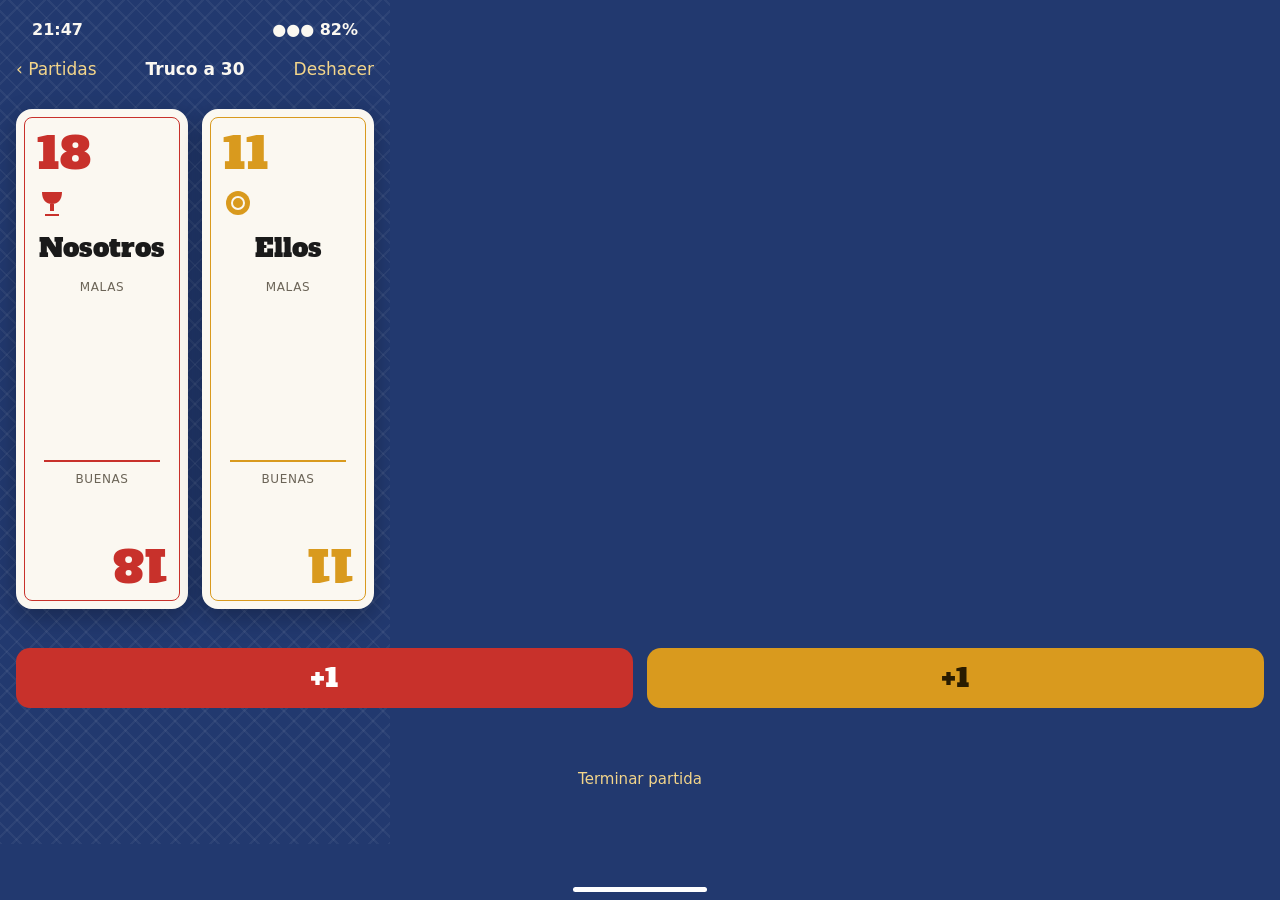
<file: .impeccable/mocks/decision/model-pick.html>
<!doctype html>
<html lang="es"><head><meta charset="utf-8"><meta name="viewport" content="width=390">
<title>Porotos · Baraja</title>
<link href="https://fonts.googleapis.com/css2?family=Alfa+Slab+One&display=swap" rel="stylesheet">
<style>
:root{--ground:#22396F;--card:#FBF8F1;--ink:#1A1A1A;--copas:#C8312B;--oros:#D99A1E;--espadas:#2B4C9B;--bastos:#3E7D3A}
*{box-sizing:border-box;margin:0;padding:0}
html,body{width:390px;height:844px;overflow:hidden;background:var(--ground);color:var(--card);font-family:-apple-system,system-ui,sans-serif}
body{background-image:repeating-linear-gradient(45deg,rgba(255,255,255,.05) 0 2px,transparent 2px 14px),repeating-linear-gradient(-45deg,rgba(255,255,255,.05) 0 2px,transparent 2px 14px)}
.status{height:47px;display:flex;justify-content:space-between;align-items:flex-end;padding:0 32px 8px;font-weight:600;font-size:16px}
.nav{height:44px;display:grid;grid-template-columns:1fr auto 1fr;align-items:center;padding:0 16px}
.nav a{color:#F3D58A;font-size:17px;text-decoration:none}.nav a:last-child{justify-self:end}
.nav b{font-size:17px;font-weight:600}
.cards{display:grid;grid-template-columns:1fr 1fr;gap:14px;padding:18px 16px 0}
.card{position:relative;height:500px;background:var(--card);border-radius:16px;color:var(--ink);box-shadow:0 8px 24px rgba(0,0,0,.28);border:3px solid var(--card);outline:1.5px solid currentColor;outline-offset:-9px;padding:18px 14px}
.card.copas{color:var(--copas)}.card.oros{color:var(--oros)}
.idx{position:absolute;font-family:"Alfa Slab One",serif;font-size:44px;line-height:1}
.idx.tl{top:20px;left:18px}.idx.br{bottom:20px;right:18px;transform:rotate(180deg)}
.suit{position:absolute;top:76px;left:18px;width:30px;height:30px}
.name{position:absolute;top:118px;left:0;right:0;text-align:center;font-family:"Alfa Slab One",serif;font-size:26px;color:var(--ink)}
.sticks{position:absolute;top:168px;left:0;right:0;display:flex;flex-direction:column;align-items:center;gap:6px}
.sticks svg{width:46px;height:46px}
.sticks line{stroke:currentColor;stroke-width:4;stroke-linecap:round}
.half{font-size:12px;color:#6b6457;text-transform:uppercase;letter-spacing:.05em}
.rule{width:70%;height:2px;background:currentColor;margin:4px 0}
.actions{position:absolute;top:648px;left:16px;right:16px;display:grid;grid-template-columns:1fr 1fr;gap:14px}
.btn{height:60px;border-radius:14px;display:flex;align-items:center;justify-content:center;font-family:"Alfa Slab One",serif;font-size:26px;color:#fff}
.btn.copas{background:var(--copas)}.btn.oros{background:var(--oros);color:#2a1c00}
.end{position:absolute;top:770px;left:0;right:0;text-align:center;color:#F3D58A;font-size:15px}
.home{position:absolute;bottom:8px;left:50%;width:134px;height:5px;margin-left:-67px;background:#fff;border-radius:3px}
</style></head><body>
<svg width="0" height="0" style="position:absolute"><defs>
<symbol id="g5" viewBox="0 0 52 52"><line x1="8" y1="8" x2="44" y2="8"/><line x1="44" y1="8" x2="44" y2="44"/><line x1="44" y1="44" x2="8" y2="44"/><line x1="8" y1="44" x2="8" y2="8"/><line x1="10" y1="42" x2="42" y2="10"/></symbol>
<symbol id="g3" viewBox="0 0 52 52"><line x1="8" y1="8" x2="44" y2="8"/><line x1="44" y1="8" x2="44" y2="44"/><line x1="44" y1="44" x2="8" y2="44"/></symbol>
<symbol id="g1" viewBox="0 0 52 52"><line x1="8" y1="8" x2="44" y2="8"/></symbol>
</defs></svg>
<div class="status"><span>21:47</span><span>●●● 82%</span></div>
<nav class="nav"><a href="#">‹ Partidas</a><b>Truco a 30</b><a href="#">Deshacer</a></nav>
<section class="cards">
  <article class="card copas">
    <div class="idx tl">18</div>
    <svg class="suit" viewBox="0 0 30 30"><path d="M5 4h20c0 8-4 12-10 12S5 12 5 4z M13 16h4v7h-4z M8 26h14v2H8z" fill="currentColor"/></svg>
    <div class="name">Nosotros</div>
    <div class="sticks"><span class="half">Malas</span><svg><use href="#g5"/></svg><svg><use href="#g5"/></svg><svg><use href="#g5"/></svg><div class="rule"></div><span class="half">Buenas</span><svg><use href="#g3"/></svg></div>
    <div class="idx br">18</div>
  </article>
  <article class="card oros">
    <div class="idx tl">11</div>
    <svg class="suit" viewBox="0 0 30 30"><circle cx="15" cy="15" r="12" fill="currentColor"/><circle cx="15" cy="15" r="6" fill="none" stroke="#FBF8F1" stroke-width="2"/></svg>
    <div class="name">Ellos</div>
    <div class="sticks"><span class="half">Malas</span><svg><use href="#g5"/></svg><svg><use href="#g5"/></svg><svg><use href="#g1"/></svg><div class="rule"></div><span class="half">Buenas</span></div>
    <div class="idx br">11</div>
  </article>
</section>
<div class="actions"><div class="btn copas">+1</div><div class="btn oros">+1</div></div>
<div class="end">Terminar partida</div>
<div class="home"></div>
</body></html>
</file>
<file: site/style.css>
:root {
  --brand: #8e2a23;
  --on-brand: #fff6ee;
  --bg: #f6ebdd;
  --surface: #ffffff;
  --text: #2b211c;
  --muted: #5e5148;
  --link: #8e2a23;
}

@media (prefers-color-scheme: dark) {
  :root {
    --bg: #17120f;
    --surface: #221a15;
    --text: #f3e9d8;
    --muted: #b9ab9b;
    --link: #e8826f;
  }
}

* { box-sizing: border-box; }

body {
  margin: 0;
  background: var(--bg);
  color: var(--text);
  font: 1.0625rem/1.6 -apple-system, BlinkMacSystemFont, "Segoe UI", Roboto, Helvetica, Arial, sans-serif;
  -webkit-text-size-adjust: 100%;
}

header {
  background: var(--brand);
  color: var(--on-brand);
  padding: 1.25rem 1rem;
  text-align: center;
}

header .wordmark {
  font: italic 700 2.25rem/1.1 Georgia, "Times New Roman", serif;
  letter-spacing: 0.01em;
  margin: 0;
}

header p { margin: 0.25rem 0 0; opacity: 0.9; }

main {
  max-width: 40rem;
  margin: 1.5rem auto;
  padding: 1.5rem 1.25rem;
  background: var(--surface);
  border-radius: 1rem;
}

@media (max-width: 42rem) {
  main { margin: 1rem; padding: 1.25rem 1rem; }
}

h1 { font-size: 1.75rem; line-height: 1.2; margin: 0 0 1rem; }
h2 { font-size: 1.25rem; margin: 2rem 0 0.5rem; }
p, ul { margin: 0.5rem 0; }
li { margin: 0.25rem 0; }
.muted { color: var(--muted); font-size: 0.9375rem; }

a { color: var(--link); text-underline-offset: 0.15em; }
a:focus-visible { outline: 3px solid var(--link); outline-offset: 2px; border-radius: 2px; }

footer {
  max-width: 40rem;
  margin: 0 auto 2rem;
  padding: 0 1.25rem;
  text-align: center;
  color: var(--muted);
  font-size: 0.9375rem;
}
</file>
